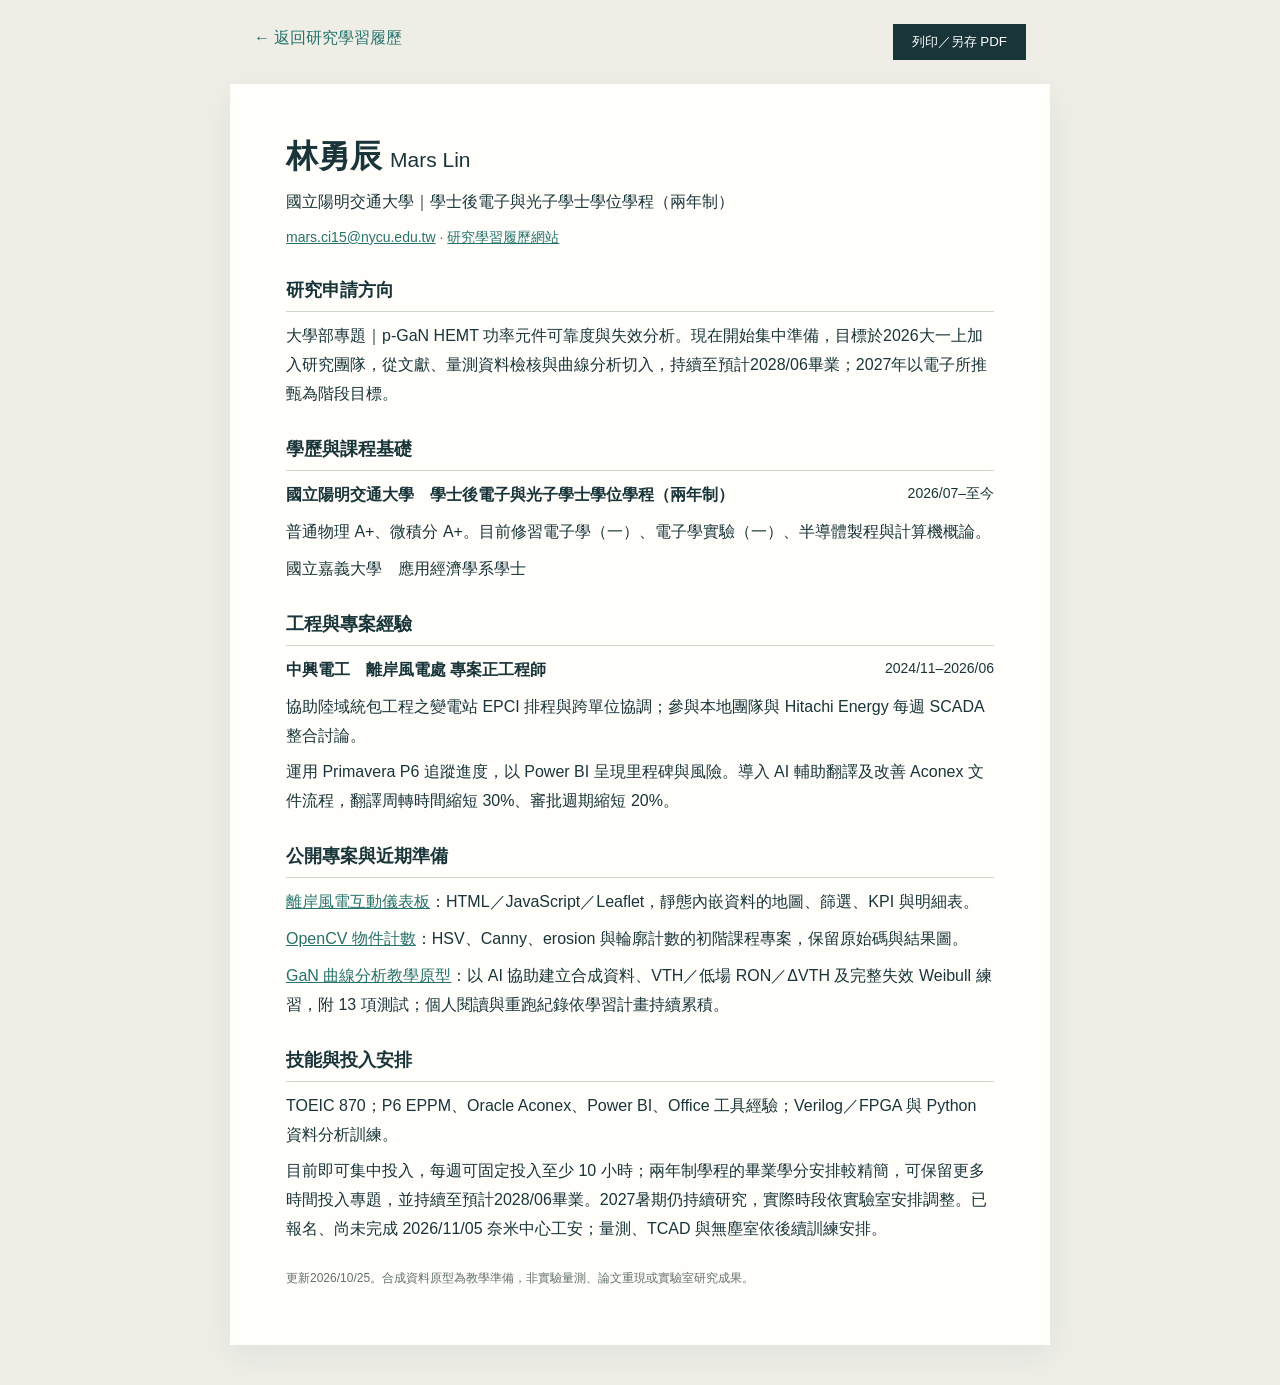
<file: downloads/resume.html>
<!doctype html><html lang="zh-Hant"><head><meta charset="utf-8"><meta name="viewport" content="width=device-width,initial-scale=1"><title>林勇辰｜一頁研究履歷</title><link rel="icon" href="../assets/mark.svg"><style>
*{box-sizing:border-box}body{margin:0;background:#eeeee7;color:#193539;font:16px/1.8 "Segoe UI","Microsoft JhengHei",sans-serif}.toolbar{max-width:820px;margin:24px auto;display:flex;justify-content:space-between;padding-inline:24px}.toolbar a{color:#27736b;text-decoration:none}.toolbar button{border:1px solid #193539;padding:8px 18px;background:#193539;color:white;cursor:pointer}.sheet{max-width:820px;padding:48px 56px;margin:0 auto 40px;background:#fffefa;box-shadow:0 10px 30px #19353910}h1{font-size:32px;margin:0 0 8px;line-height:1.5}h1 span{font-size:21px;font-weight:400;margin-left:8px}h2{font-size:18px;margin:24px 0 10px;border-bottom:1px solid #cdd6ca;padding-bottom:5px}p{margin:8px 0}a{color:#27736b;overflow-wrap:anywhere}.contact,.secondary{font-size:14px;color:#62716d}.job{font-weight:600}.date{float:right;font-size:14px;font-weight:400}.caption{font-size:13px;color:#62716d}.footer{font-size:12px;color:#62716d;margin-top:24px}@media(max-width:600px){body{font-size:15px;line-height:1.75}.sheet{padding:30px 24px}.date{float:none;display:block}h1 span{display:block;margin:0}}@page{size:Letter;margin:.5in}@media print{body{background:white;font-size:10pt;line-height:1.45}.toolbar{display:none}.sheet{max-width:none;padding:0;margin:0;background:white;box-shadow:none}h1{font-size:20pt}h1 span{font-size:13pt}h2{font-size:11pt;margin-top:14px}p{margin:5px 0}.contact,.secondary{font-size:9pt}.caption,.footer{font-size:8pt}a{text-decoration:none;color:inherit}}
</style></head><body><div class="toolbar"><a href="../index.html">← 返回研究學習履歷</a><button onclick="window.print()" type="button">列印／另存 PDF</button></div><main class="sheet"><h1>林勇辰<span>Mars Lin</span></h1><p>國立陽明交通大學｜學士後電子與光子學士學位學程（兩年制）</p><p class="contact"><a href="mailto:mars.ci15@nycu.edu.tw">mars.ci15@nycu.edu.tw</a> · <a href="https://mars727-hub.github.io/yung-chen-lin-research/">研究學習履歷網站</a></p>
<h2>研究申請方向</h2><p>大學部專題｜p-GaN HEMT 功率元件可靠度與失效分析。現在開始集中準備，目標於2026大一上加入研究團隊，從文獻、量測資料檢核與曲線分析切入，持續至預計2028/06畢業；2027年以電子所推甄為階段目標。</p>
<h2>學歷與課程基礎</h2><p class="job">國立陽明交通大學　學士後電子與光子學士學位學程（兩年制）<span class="date">2026/07–至今</span></p><p>普通物理 A+、微積分 A+。目前修習電子學（一）、電子學實驗（一）、半導體製程與計算機概論。</p><p>國立嘉義大學　應用經濟學系學士</p>
<h2>工程與專案經驗</h2><p class="job">中興電工　離岸風電處 專案正工程師<span class="date">2024/11–2026/06</span></p><p>協助陸域統包工程之變電站 EPCI 排程與跨單位協調；參與本地團隊與 Hitachi Energy 每週 SCADA 整合討論。</p><p>運用 Primavera P6 追蹤進度，以 Power BI 呈現里程碑與風險。導入 AI 輔助翻譯及改善 Aconex 文件流程，翻譯周轉時間縮短 30%、審批週期縮短 20%。</p>
<h2>公開專案與近期準備</h2><p><a href="https://mars727-hub.github.io/wind-dashboard-demo/">離岸風電互動儀表板</a>：HTML／JavaScript／Leaflet，靜態內嵌資料的地圖、篩選、KPI 與明細表。</p><p><a href="https://github.com/mars727-hub/Tomato-Detector">OpenCV 物件計數</a>：HSV、Canny、erosion 與輪廓計數的初階課程專案，保留原始碼與結果圖。</p><p><a href="https://github.com/mars727-hub/yung-chen-lin-research/tree/main/projects/gan-reliability-analyzer">GaN 曲線分析教學原型</a>：以 AI 協助建立合成資料、VTH／低場 RON／ΔVTH 及完整失效 Weibull 練習，附 13 項測試；個人閱讀與重跑紀錄依學習計畫持續累積。</p>
<h2>技能與投入安排</h2><p>TOEIC 870；P6 EPPM、Oracle Aconex、Power BI、Office 工具經驗；Verilog／FPGA 與 Python 資料分析訓練。</p><p>目前即可集中投入，每週可固定投入至少 10 小時；兩年制學程的畢業學分安排較精簡，可保留更多時間投入專題，並持續至預計2028/06畢業。2027暑期仍持續研究，實際時段依實驗室安排調整。已報名、尚未完成 2026/11/05 奈米中心工安；量測、TCAD 與無塵室依後續訓練安排。</p><p class="footer">更新2026/10/25。合成資料原型為教學準備，非實驗量測、論文重現或實驗室研究成果。</p></main></body></html>
</file>
